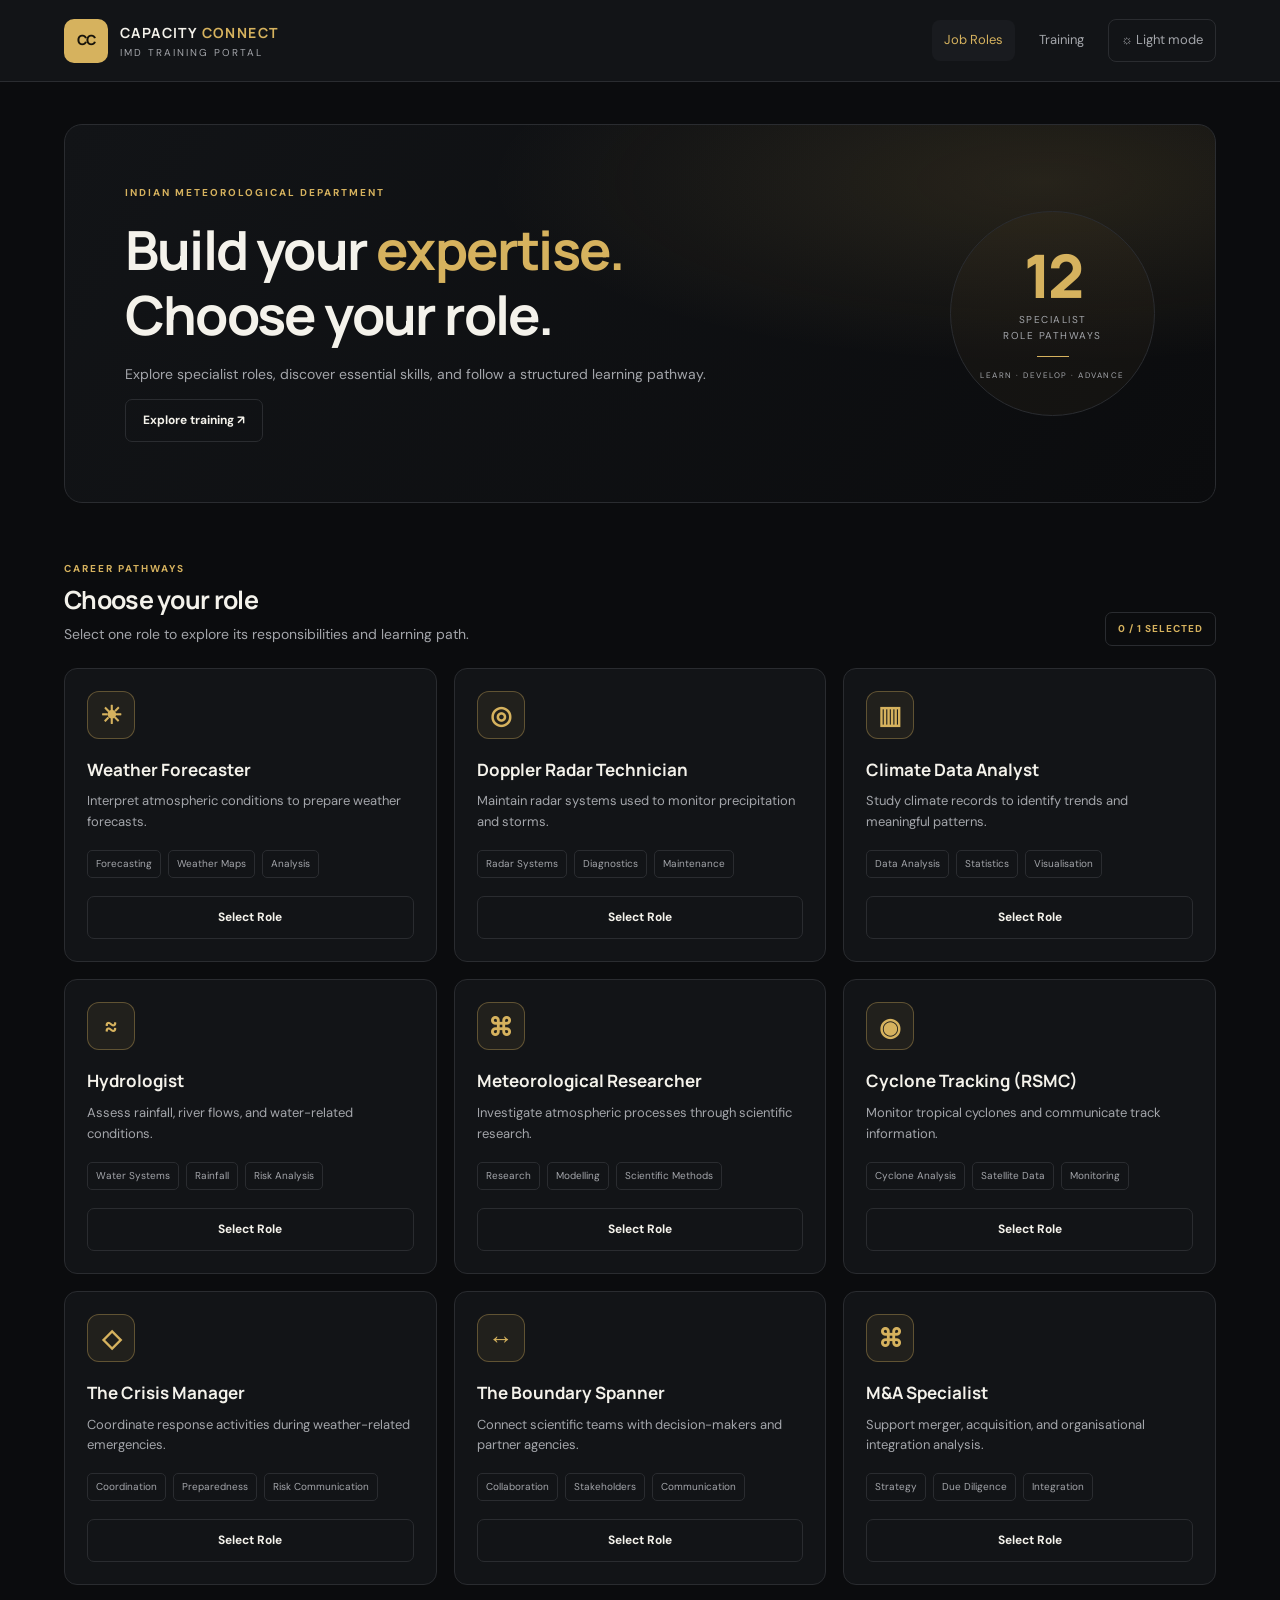
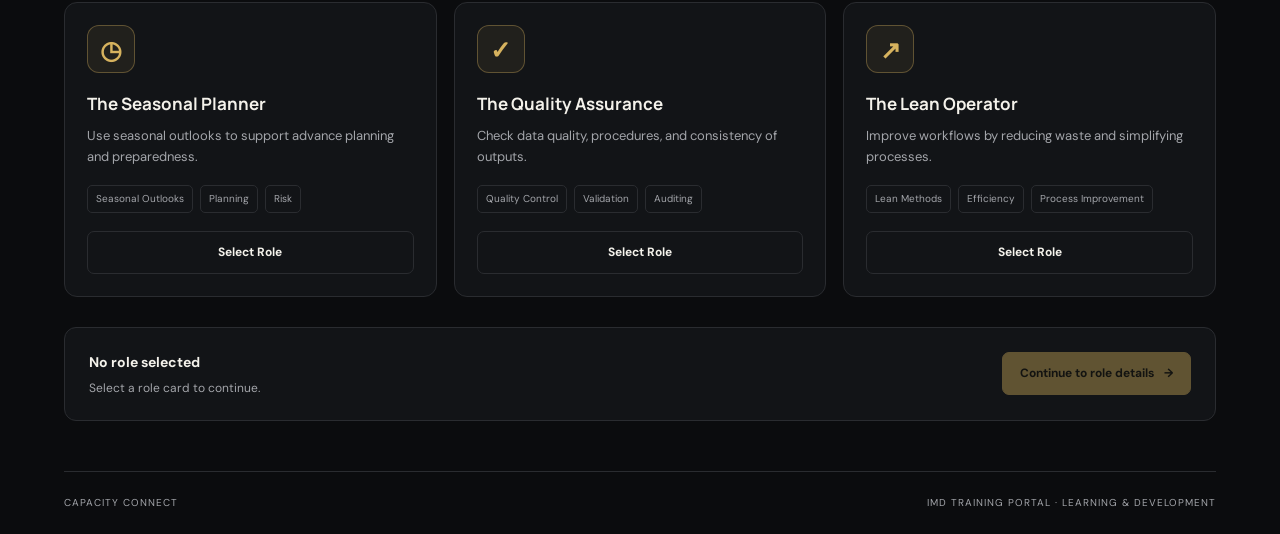
<file: index.html>
<!DOCTYPE html>
<html lang="en">
<head>
  <meta charset="UTF-8">
  <meta name="viewport" content="width=device-width, initial-scale=1.0">
  <title>Capacity Connect | IMD Training Portal</title>
  <link rel="stylesheet" href="./styles.css">
  <script src="./app.js" defer></script>
</head>
<body>
  <header class="topbar">
    <a class="brand" href="index.html">
      <span class="brand-mark">CC</span>
      <span>CAPACITY <b>CONNECT</b><small>IMD TRAINING PORTAL</small></span>
    </a>
    <nav>
      <a class="nav-link active" href="index.html">Job Roles</a>
      <a class="nav-link" href="courses.html">Training</a>
      <button class="theme-toggle" id="themeToggle" type="button">☼ Light mode</button>
    </nav>
  </header>

  <main class="page-shell">
    <section class="hero">
      <div>
        <span class="eyebrow">INDIAN METEOROLOGICAL DEPARTMENT</span>
        <h1>Build your <span>expertise.</span><br>Choose your role.</h1>
        <p>Explore specialist roles, discover essential skills, and follow a structured learning pathway.</p>
        <div class="hero-actions">
          <a class="btn btn-secondary" href="courses.html">Explore training ↗</a>
        </div>
      </div>
      <div class="hero-stamp">
        <span class="stamp-number">12</span>
        <span>SPECIALIST<br>ROLE PATHWAYS</span>
        <span class="stamp-line"></span>
        <small>LEARN · DEVELOP · ADVANCE</small>
      </div>
    </section>

    <section class="section-heading">
      <div>
        <span class="eyebrow">CAREER PATHWAYS</span>
        <h2>Choose your role</h2>
        <p>Select one role to explore its responsibilities and learning path.</p>
      </div>
      <div class="selection-count" id="selectionCount">0 / 1 SELECTED</div>
    </section>

    <section class="role-grid" id="roleGrid"></section>

    <section class="continue-bar">
      <div>
        <strong id="selectionTitle">No role selected</strong>
        <p id="selectionHint">Select a role card to continue.</p>
      </div>
      <button class="btn btn-primary" id="continueBtn" disabled>
        Continue to role details <span>→</span>
      </button>
    </section>

    <footer class="footer">
      <span>CAPACITY CONNECT</span>
      <span>IMD TRAINING PORTAL · LEARNING & DEVELOPMENT</span>
    </footer>
  </main>
</body>
</html>
</file>
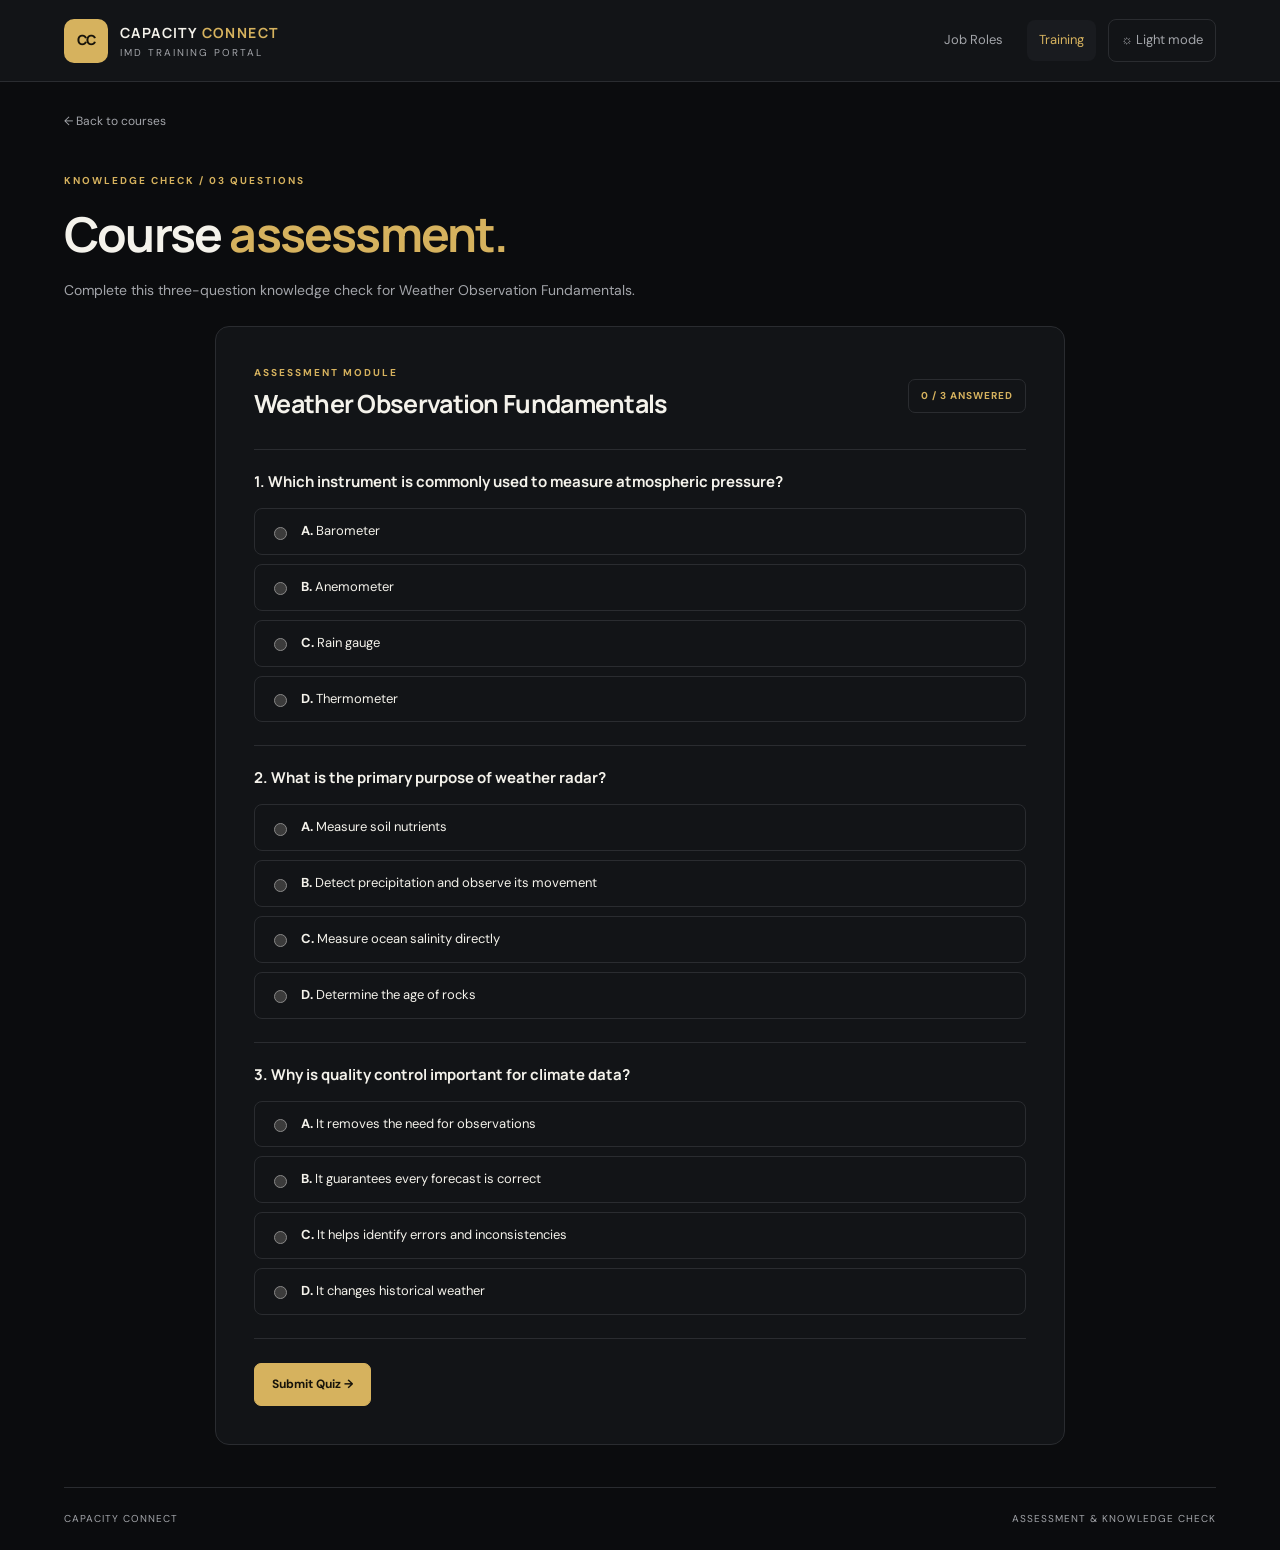
<file: assessment.html>
<!DOCTYPE html>
<html lang="en">
<head>
  <meta charset="UTF-8">
  <meta name="viewport" content="width=device-width, initial-scale=1.0">
  <title>Course Assessment | Capacity Connect</title>
  <link rel="stylesheet" href="./styles.css">
  <script src="./app.js" defer></script>
</head>
<body>
  <header class="topbar">
    <a class="brand" href="index.html">
      <span class="brand-mark">CC</span>
      <span>CAPACITY <b>CONNECT</b><small>IMD TRAINING PORTAL</small></span>
    </a>
    <nav>
      <a class="nav-link" href="index.html">Job Roles</a>
      <a class="nav-link active" href="courses.html">Training</a>
      <button class="theme-toggle" id="themeToggle" type="button">☼ Light mode</button>
    </nav>
  </header>

  <main class="page-shell">
    <a class="back-link" href="courses.html">← Back to courses</a>

    <section class="page-intro compact-intro">
      <span class="eyebrow">KNOWLEDGE CHECK / 03 QUESTIONS</span>
      <h1>Course <span>assessment.</span></h1>
      <p id="quizSubtitle">Choose the best answer for each question.</p>
    </section>

    <section class="quiz-panel">
      <div class="quiz-topline">
        <div>
          <span class="eyebrow">ASSESSMENT MODULE</span>
          <h2 id="quizTitle">Weather Knowledge Check</h2>
        </div>
        <span class="selection-count" id="answeredCount">0 / 3 ANSWERED</span>
      </div>

      <form id="quizForm">
        <div id="questionList"></div>
        <button class="btn btn-primary submit-btn" type="submit">Submit Quiz →</button>
      </form>

      <div id="quizResult" class="quiz-result" aria-live="polite" hidden></div>
    </section>

    <footer class="footer">
      <span>CAPACITY CONNECT</span>
      <span>ASSESSMENT & KNOWLEDGE CHECK</span>
    </footer>
  </main>
</body>
</html>
</file>
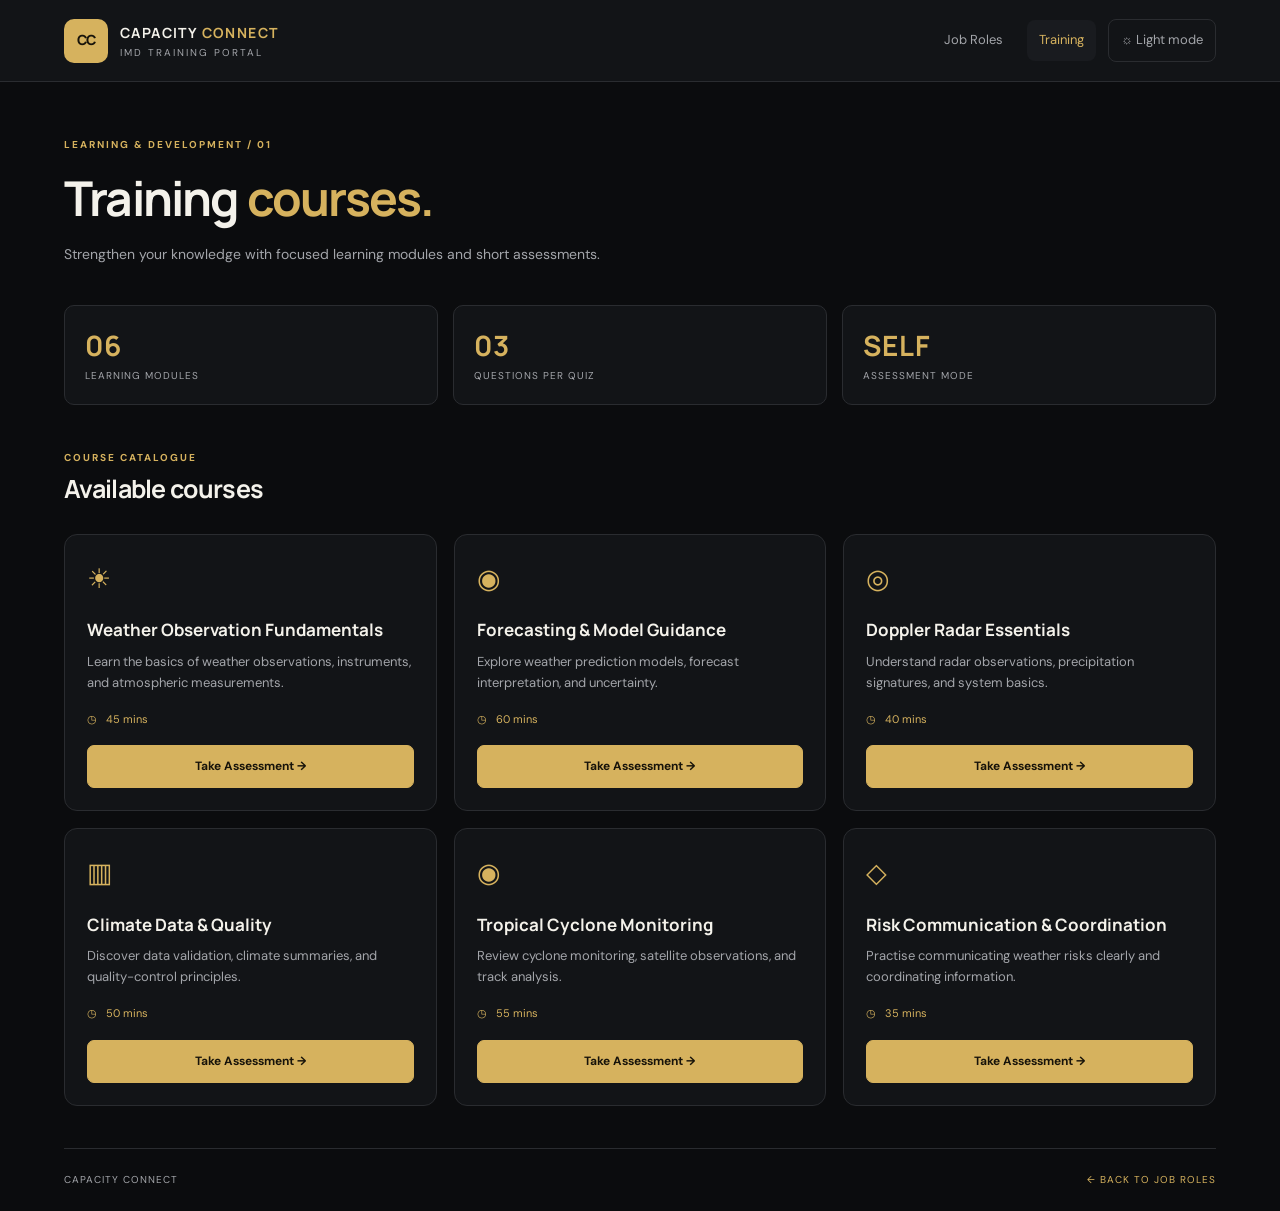
<file: courses.html>
<!DOCTYPE html>
<html lang="en">
<head>
  <meta charset="UTF-8">
  <meta name="viewport" content="width=device-width, initial-scale=1.0">
  <title>Training Courses | Capacity Connect</title>
  <link rel="stylesheet" href="./styles.css">
  <script src="./app.js" defer></script>
</head>
<body>
  <header class="topbar">
    <a class="brand" href="index.html">
      <span class="brand-mark">CC</span>
      <span>CAPACITY <b>CONNECT</b><small>IMD TRAINING PORTAL</small></span>
    </a>
    <nav>
      <a class="nav-link" href="index.html">Job Roles</a>
      <a class="nav-link active" href="courses.html">Training</a>
      <button class="theme-toggle" id="themeToggle" type="button">☼ Light mode</button>
    </nav>
  </header>

  <main class="page-shell">
    <section class="page-intro">
      <span class="eyebrow">LEARNING & DEVELOPMENT / 01</span>
      <h1>Training <span>courses.</span></h1>
      <p>Strengthen your knowledge with focused learning modules and short assessments.</p>
    </section>

    <section class="course-summary">
      <div><span class="summary-number">06</span><span>LEARNING MODULES</span></div>
      <div><span class="summary-number">03</span><span>QUESTIONS PER QUIZ</span></div>
      <div><span class="summary-number">SELF</span><span>ASSESSMENT MODE</span></div>
    </section>

    <section class="section-heading">
      <div>
        <span class="eyebrow">COURSE CATALOGUE</span>
        <h2>Available courses</h2>
      </div>
    </section>

    <section class="course-grid" id="courseGrid"></section>

    <footer class="footer">
      <span>CAPACITY CONNECT</span>
      <a href="index.html">← BACK TO JOB ROLES</a>
    </footer>
  </main>
</body>
</html>
</file>
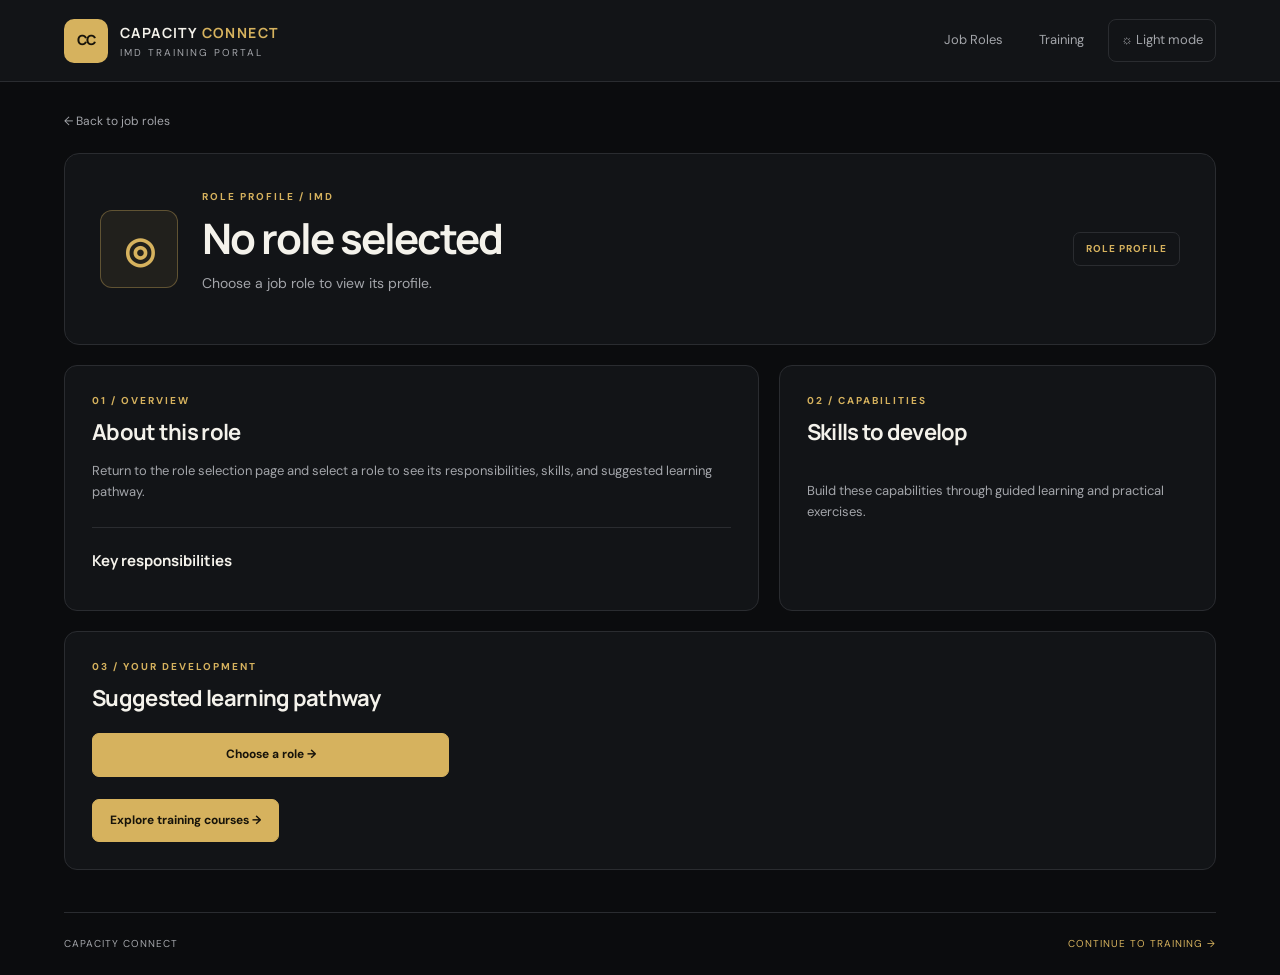
<file: role-details.html>
<!DOCTYPE html>
<html lang="en">
<head>
  <meta charset="UTF-8">
  <meta name="viewport" content="width=device-width, initial-scale=1.0">
  <title>Role Details | Capacity Connect</title>
  <link rel="stylesheet" href="./styles.css">
  <script src="./app.js" defer></script>
</head>
<body>
  <header class="topbar">
    <a class="brand" href="index.html">
      <span class="brand-mark">CC</span>
      <span>CAPACITY <b>CONNECT</b><small>IMD TRAINING PORTAL</small></span>
    </a>
    <nav>
      <a class="nav-link" href="index.html">Job Roles</a>
      <a class="nav-link" href="courses.html">Training</a>
      <button class="theme-toggle" id="themeToggle" type="button">☼ Light mode</button>
    </nav>
  </header>

  <main class="page-shell">
    <a class="back-link" href="index.html">← Back to job roles</a>

    <section class="details-hero">
      <div class="role-emblem" id="roleIcon">◎</div>
      <div class="details-title">
        <span class="eyebrow">ROLE PROFILE / IMD</span>
        <h1 id="roleTitle">Role Details</h1>
        <p id="roleSummary">Explore your selected specialist role.</p>
        <div class="tag-row" id="roleTags"></div>
      </div>
      <span class="status-label">ROLE PROFILE</span>
    </section>

    <div class="details-layout">
      <section class="panel overview-panel">
        <span class="eyebrow">01 / OVERVIEW</span>
        <h2>About this role</h2>
        <p id="roleDescription"></p>

        <div class="panel-divider"></div>

        <h3>Key responsibilities</h3>
        <ul class="check-list" id="responsibilities"></ul>
      </section>

      <aside class="panel skills-panel">
        <span class="eyebrow">02 / CAPABILITIES</span>
        <h2>Skills to develop</h2>
        <div class="skill-list" id="skillsList"></div>
        <p class="muted">Build these capabilities through guided learning and practical exercises.</p>
      </aside>

      <section class="panel learning-panel">
        <span class="eyebrow">03 / YOUR DEVELOPMENT</span>
        <h2>Suggested learning pathway</h2>
        <div class="learning-path" id="learningPath"></div>
        <a class="btn btn-primary" href="courses.html">Explore training courses →</a>
      </section>
    </div>

    <footer class="footer">
      <span>CAPACITY CONNECT</span>
      <a href="courses.html">CONTINUE TO TRAINING →</a>
    </footer>
  </main>
</body>
</html>
</file>
<file: styles.css>
@import url('https://fonts.googleapis.com/css2?family=DM+Sans:wght@400;500;600;700&family=Manrope:wght@400;500;600;700;800&display=swap');

:root {
  color-scheme: dark;
  --bg: #0b0c0e;
  --surface: #121417;
  --surface-2: #191b1f;
  --text: #f4f2eb;
  --muted: #a3a5aa;
  --gold: #d6b25e;
  --gold-bright: #f0d38a;
  --border: #2a2c30;
  --success: #75c69b;
  --shadow: 0 18px 50px rgba(0,0,0,.18);
}

[data-theme="light"] {
  color-scheme: light;
  --bg: #f5f4f0;
  --surface: #ffffff;
  --surface-2: #efede6;
  --text: #1a1a19;
  --muted: #696b70;
  --gold: #98701c;
  --gold-bright: #b48a32;
  --border: #dedbd1;
  --success: #237c50;
  --shadow: 0 18px 50px rgba(28,25,15,.07);
}

* { box-sizing: border-box; }

html { scroll-behavior: smooth; }

body {
  margin: 0;
  background: var(--bg);
  color: var(--text);
  font-family: "DM Sans", sans-serif;
  line-height: 1.6;
  transition: background .25s, color .25s;
}

a { color: inherit; text-decoration: none; }
button { font: inherit; }
button:focus-visible, a:focus-visible, input:focus-visible {
  outline: 2px solid var(--gold);
  outline-offset: 4px;
}

.topbar {
  min-height: 82px;
  padding: 15px max(5%, calc((100% - 1240px)/2));
  display: flex;
  align-items: center;
  justify-content: space-between;
  gap: 22px;
  border-bottom: 1px solid var(--border);
  background: var(--surface);
}

.brand {
  display: flex;
  align-items: center;
  gap: 12px;
  font-family: "Manrope", sans-serif;
  font-size: 14px;
  font-weight: 700;
  letter-spacing: 1.4px;
}

.brand b { color: var(--gold); }
.brand small {
  display: block;
  color: var(--muted);
  font: 10px "DM Sans", sans-serif;
  letter-spacing: 2px;
  margin-top: 2px;
}

.brand-mark {
  width: 44px;
  height: 44px;
  display: grid;
  place-items: center;
  color: #17130a;
  background: var(--gold);
  border-radius: 10px;
  font-weight: 800;
  letter-spacing: -1px;
}

.topbar nav {
  display: flex;
  align-items: center;
  flex-wrap: wrap;
  gap: 12px;
}

.nav-link, .theme-toggle {
  color: var(--muted);
  font-size: 13px;
  padding: 10px 12px;
  border-radius: 8px;
  transition: .2s ease;
}

.nav-link:hover, .nav-link.active {
  color: var(--gold);
  background: var(--surface-2);
}

.theme-toggle {
  border: 1px solid var(--border);
  background: transparent;
  cursor: pointer;
}

.theme-toggle:hover {
  border-color: var(--gold);
  color: var(--gold);
}

.page-shell {
  width: min(1180px, 90%);
  margin: auto;
}

.hero {
  min-height: 330px;
  margin: 42px 0 58px;
  padding: clamp(28px, 5vw, 60px);
  border: 1px solid var(--border);
  border-radius: 18px;
  background:
    radial-gradient(ellipse at 85% 15%, rgba(214,178,94,.13), transparent 40%),
    linear-gradient(125deg, var(--surface), var(--bg));
  display: flex;
  align-items: center;
  justify-content: space-between;
  gap: 35px;
  animation: reveal .6s ease both;
}

.eyebrow {
  display: block;
  color: var(--gold);
  font-size: 10px;
  font-weight: 700;
  letter-spacing: 2px;
  text-transform: uppercase;
}

h1, h2, h3, p { margin-top: 0; }

h1, h2, h3 {
  font-family: "Manrope", sans-serif;
  line-height: 1.2;
}

h1 {
  margin: 16px 0;
  font-size: clamp(32px, 5vw, 54px);
  letter-spacing: -1.8px;
}

h1 span, .page-intro h1 span { color: var(--gold); }

.hero p, .page-intro p, .section-heading p {
  max-width: 590px;
  color: var(--muted);
  font-size: 14px;
}

.hero-stamp {
  flex-shrink: 0;
  width: 205px;
  min-height: 205px;
  border: 1px solid var(--border);
  border-radius: 50%;
  display: flex;
  align-items: center;
  justify-content: center;
  flex-direction: column;
  text-align: center;
  gap: 7px;
  background: rgba(214,178,94,.035);
  color: var(--muted);
  font-size: 10px;
  letter-spacing: 1.5px;
}

.stamp-number {
  font: 800 60px "Manrope", sans-serif;
  color: var(--gold);
  line-height: 1;
  letter-spacing: -3px;
}

.stamp-line {
  width: 32px;
  height: 1px;
  background: var(--gold);
  margin: 5px 0;
}

.hero-stamp small { font-size: 8px; }

.section-heading {
  display: flex;
  align-items: end;
  justify-content: space-between;
  gap: 20px;
  margin: 0 0 22px;
}

.section-heading h2, .panel h2, .quiz-topline h2 {
  margin: 8px 0;
  font-size: 25px;
  letter-spacing: -.7px;
}

.section-heading p { margin-bottom: 0; }

.selection-count, .status-label {
  padding: 8px 12px;
  border: 1px solid var(--border);
  border-radius: 7px;
  color: var(--gold);
  font-size: 10px;
  font-weight: 700;
  letter-spacing: 1px;
  white-space: nowrap;
}

.role-grid, .course-grid {
  display: grid;
  grid-template-columns: repeat(3, minmax(0, 1fr));
  gap: 17px;
}

.role-card, .course-card {
  min-width: 0;
  border: 1px solid var(--border);
  border-radius: 13px;
  padding: 22px;
  background: var(--surface);
  position: relative;
  display: flex;
  flex-direction: column;
  transition: transform .22s ease, border-color .22s ease,
              box-shadow .22s ease, background .22s ease;
  animation: reveal .5s ease both;
}

.role-card:hover, .course-card:hover {
  transform: translateY(-4px);
  border-color: var(--gold);
  box-shadow: var(--shadow);
}

.role-card.selected {
  border-color: var(--gold);
  background: linear-gradient(145deg, var(--surface), rgba(214,178,94,.09));
  box-shadow: inset 0 0 0 1px rgba(214,178,94,.15);
}

.card-top {
  display: flex;
  align-items: center;
  justify-content: space-between;
  gap: 10px;
  margin-bottom: 19px;
}

.role-emblem {
  width: 48px;
  height: 48px;
  flex-shrink: 0;
  display: grid;
  place-items: center;
  border: 1px solid rgba(214,178,94,.35);
  background: rgba(214,178,94,.08);
  color: var(--gold);
  border-radius: 12px;
  font: 700 25px "Manrope", sans-serif;
}

.selected-mark {
  color: var(--success);
  font-size: 11px;
  font-weight: 700;
}

.role-card h3, .course-card h3 {
  margin: 0 0 10px;
  font-size: 17px;
  line-height: 1.4;
}

.role-card p, .course-card p {
  margin: 0 0 17px;
  color: var(--muted);
  font-size: 13px;
}

.tag-row, .skill-list {
  display: flex;
  flex-wrap: wrap;
  gap: 7px;
}

.skill-tag {
  padding: 5px 8px;
  border: 1px solid var(--border);
  border-radius: 5px;
  color: var(--muted);
  font-size: 10px;
}

.card-action {
  width: 100%;
  margin-top: auto;
  padding-top: 18px;
}

.btn {
  min-height: 43px;
  display: inline-flex;
  align-items: center;
  justify-content: center;
  gap: 10px;
  border: 1px solid var(--border);
  border-radius: 7px;
  padding: 11px 17px;
  cursor: pointer;
  font-size: 12px;
  font-weight: 700;
  transition: background .2s, color .2s, border-color .2s, transform .2s;
}

.btn:hover:not(:disabled) { transform: translateY(-1px); }

.btn-primary {
  background: var(--gold);
  border-color: var(--gold);
  color: #17130a;
}

.btn-primary:hover:not(:disabled) {
  background: var(--gold-bright);
  border-color: var(--gold-bright);
}

.btn-secondary {
  background: transparent;
  color: var(--text);
}

.btn-secondary:hover {
  color: var(--gold);
  border-color: var(--gold);
}

.btn:disabled {
  opacity: .4;
  cursor: not-allowed;
}

.card-action .btn { width: 100%; }

.role-card.selected .card-action .btn {
  background: transparent;
  color: var(--gold);
  border-color: var(--gold);
}

.continue-bar {
  margin: 30px 0 50px;
  padding: 21px 24px;
  border: 1px solid var(--border);
  border-radius: 12px;
  background: var(--surface);
  display: flex;
  align-items: center;
  justify-content: space-between;
  gap: 20px;
}

.continue-bar strong { font-size: 14px; }
.continue-bar p { color: var(--muted); font-size: 12px; margin: 5px 0 0; }

.footer {
  border-top: 1px solid var(--border);
  padding: 23px 0;
  margin-top: 42px;
  display: flex;
  align-items: center;
  justify-content: space-between;
  gap: 15px;
  color: var(--muted);
  font-size: 10px;
  letter-spacing: 1px;
}

.footer a { color: var(--gold); }

.back-link {
  display: inline-block;
  margin: 30px 0 22px;
  color: var(--muted);
  font-size: 12px;
}

.back-link:hover { color: var(--gold); }

.details-hero {
  display: flex;
  align-items: center;
  gap: 24px;
  padding: 35px;
  margin-bottom: 20px;
  background: var(--surface);
  border: 1px solid var(--border);
  border-radius: 15px;
  animation: reveal .5s ease both;
}

.details-hero .role-emblem {
  width: 78px;
  height: 78px;
  font-size: 36px;
}

.details-title { flex: 1; }
.details-title h1 { font-size: clamp(27px, 4vw, 42px); margin: 8px 0; }
.details-title p { color: var(--muted); margin-bottom: 15px; font-size: 14px; }

.details-layout {
  display: grid;
  grid-template-columns: 1.35fr .85fr;
  gap: 20px;
}

.panel {
  padding: 27px;
  border: 1px solid var(--border);
  border-radius: 13px;
  background: var(--surface);
  min-width: 0;
}

.panel h2 { font-size: 22px; margin: 10px 0 16px; }
.panel h3 { font-size: 15px; margin: 22px 0 13px; }
.panel p { color: var(--muted); font-size: 13px; }
.panel-divider { height: 1px; background: var(--border); margin: 24px 0; }

.check-list {
  list-style: none;
  padding: 0;
  margin: 0;
}

.check-list li {
  padding: 10px 0 10px 22px;
  border-bottom: 1px solid var(--border);
  color: var(--muted);
  font-size: 13px;
  position: relative;
}

.check-list li::before {
  content: "✓";
  position: absolute;
  left: 0;
  color: var(--gold);
}

.skill-list { margin: 18px 0; }

.skill-chip {
  padding: 8px 10px;
  border: 1px solid var(--border);
  background: var(--surface-2);
  border-radius: 6px;
  font-size: 11px;
}

.muted { color: var(--muted); }

.learning-panel { grid-column: 1 / -1; }

.learning-path {
  display: grid;
  grid-template-columns: repeat(3, minmax(0, 1fr));
  gap: 12px;
  margin: 22px 0;
}

.path-step {
  padding: 18px;
  border: 1px solid var(--border);
  border-radius: 9px;
  background: var(--surface-2);
}

.path-step span { color: var(--gold); font-size: 11px; font-weight: 700; }
.path-step h3 { font-size: 14px; margin: 9px 0; }
.path-step p { margin: 0; font-size: 12px; }

.page-intro { padding: 55px 0 30px; }
.page-intro h1 { font-size: clamp(34px, 5vw, 48px); }
.page-intro p { margin-bottom: 0; }
.compact-intro { padding: 20px 0 25px; }

.course-summary {
  display: grid;
  grid-template-columns: repeat(3, 1fr);
  gap: 15px;
  margin: 10px 0 45px;
}

.course-summary > div {
  display: flex;
  flex-direction: column;
  gap: 4px;
  padding: 20px;
  border: 1px solid var(--border);
  border-radius: 10px;
  background: var(--surface);
  color: var(--muted);
  font-size: 10px;
  letter-spacing: 1px;
}

.summary-number {
  color: var(--gold);
  font: 700 28px "Manrope", sans-serif;
}

.course-card { min-height: 245px; }
.course-icon { font-size: 27px; color: var(--gold); margin-bottom: 18px; }
.course-duration { font-size: 11px; color: var(--gold); margin: 0 0 17px; }
.course-card .btn { width: 100%; margin-top: auto; }

.quiz-panel {
  max-width: 850px;
  margin: 0 auto 40px;
  padding: clamp(20px, 4vw, 38px);
  border: 1px solid var(--border);
  border-radius: 14px;
  background: var(--surface);
}

.quiz-topline {
  display: flex;
  align-items: center;
  justify-content: space-between;
  gap: 15px;
  padding-bottom: 22px;
  border-bottom: 1px solid var(--border);
}

.question {
  padding: 23px 0;
  border-bottom: 1px solid var(--border);
}

.question h3 { font-size: 15px; margin-bottom: 17px; }

.options { display: grid; gap: 9px; }

.option {
  display: flex;
  align-items: center;
  gap: 11px;
  padding: 12px 14px;
  border: 1px solid var(--border);
  border-radius: 8px;
  cursor: pointer;
  font-size: 13px;
  transition: border-color .2s, background .2s;
}

.option:hover {
  border-color: var(--gold);
  background: var(--surface-2);
}

.option:has(input:checked) {
  border-color: var(--gold);
  background: rgba(214,178,94,.08);
}

.option input { accent-color: var(--gold); }

.submit-btn { margin-top: 24px; }

.quiz-result {
  margin-top: 22px;
  padding: 22px;
  border: 1px solid var(--gold);
  border-radius: 10px;
  background: var(--surface-2);
}

.quiz-result h3 { color: var(--gold); }
.quiz-result p { color: var(--muted); font-size: 13px; }
.quiz-result .btn { margin-top: 10px; }

.result-answer {
  padding: 10px 0;
  border-bottom: 1px solid var(--border);
  font-size: 12px;
}

.result-answer strong { color: var(--gold); }

.empty-state {
  padding: 30px;
  border: 1px solid var(--border);
  border-radius: 10px;
  color: var(--muted);
}

@keyframes reveal {
  from { opacity: 0; transform: translateY(12px); }
  to { opacity: 1; transform: translateY(0); }
}

@media (prefers-reduced-motion: reduce) {
  *, *::before, *::after {
    animation-duration: .01ms !important;
    transition-duration: .01ms !important;
    scroll-behavior: auto !important;
  }
}

@media (max-width: 900px) {
  .role-grid, .course-grid { grid-template-columns: repeat(2, minmax(0, 1fr)); }
  .hero-stamp { width: 155px; min-height: 155px; }
  .details-layout { grid-template-columns: 1fr; }
  .learning-panel { grid-column: auto; }
  .status-label { display: none; }
}

@media (max-width: 600px) {
  .topbar { align-items: flex-start; flex-direction: column; padding: 15px 5%; }
  .topbar nav { width: 100%; gap: 5px; }
  .nav-link, .theme-toggle { padding: 8px; font-size: 11px; }
  .page-shell { width: 92%; }
  .hero { margin: 25px 0 40px; padding: 25px; }
  .hero-stamp { display: none; }
  .role-grid, .course-grid { grid-template-columns: 1fr; }
  .section-heading, .continue-bar, .details-hero, .quiz-topline {
    align-items: flex-start;
    flex-direction: column;
  }
  .continue-bar .btn { width: 100%; }
  .details-hero { padding: 24px; }
  .panel { padding: 21px; }
  .learning-path { grid-template-columns: 1fr; }
  .course-summary { grid-template-columns: 1fr; }
  .footer { flex-direction: column; align-items: flex-start; }
}
</file>
